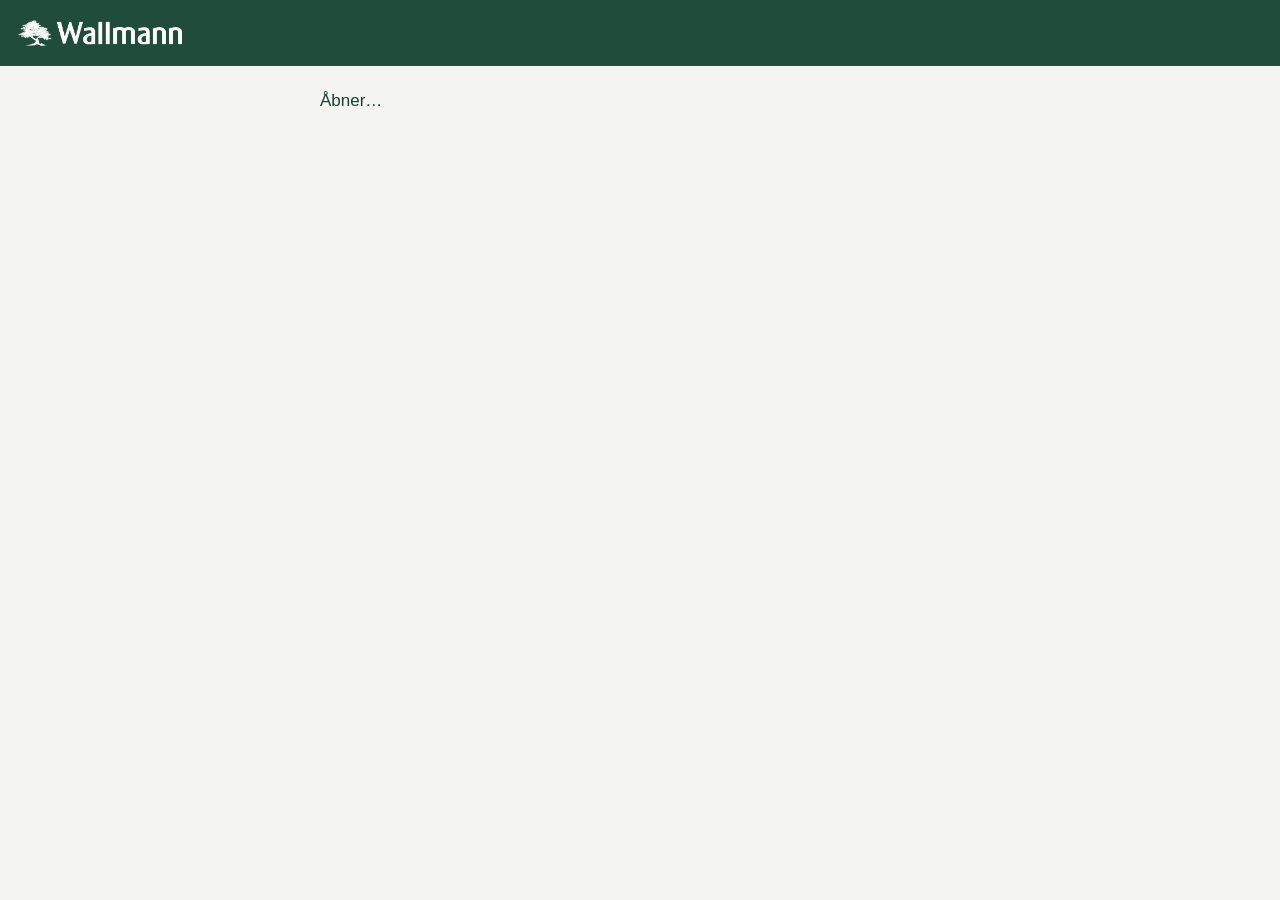
<file: index.html>
<!doctype html><html lang="da"><head><meta charset="utf-8"><meta http-equiv="Content-Security-Policy" content="default-src 'none'; script-src https://kaysaaar.github.io/lagerregistreringer/; worker-src https://kaysaaar.github.io/lagerregistreringer/; style-src 'self' 'unsafe-inline'; img-src 'self' data: blob:; font-src 'self' data:; connect-src 'self' https://script.google.com https://script.googleusercontent.com; media-src 'self' blob:; manifest-src 'self'; object-src 'none'; base-uri 'none'; form-action 'self'"><meta name="viewport" content="width=device-width,initial-scale=1,viewport-fit=cover"><meta name="apple-mobile-web-app-capable" content="yes"><meta name="apple-mobile-web-app-status-bar-style" content="black-translucent"><meta name="theme-color" content="#204c3b"><meta name="referrer" content="no-referrer"><title>Lagerregistreringer · Wallmann</title><link rel="stylesheet" href="style.css"><link rel="manifest" href="manifest.json"><link rel="apple-touch-icon" href="warehouse-icon-180.png"><meta name="apple-mobile-web-app-title" content="Lager"></head><body data-role="warehouse"><header><img src="wallmann-logo.png" alt="Wallmann"><span id="deviceUser" aria-label="Medarbejder"></span></header><main id="app"><p>Åbner…</p></main><aside id="queue" aria-live="polite"></aside><dialog id="camera"><div class="camera-head"><button id="cameraBack" type="button">‹ Tilbage</button><strong>Billeder</strong><span id="photoCount"></span></div><video autoplay muted playsinline></video><p id="cameraHelp" role="status"></p><div id="previews" class="photos"></div><div class="camera-actions"><button id="startCamera">Prøv kamera igen</button><button id="shutter" class="shutter" hidden aria-label="Tag billede">Tag billede</button><label class="fallback">Brug telefonens kamera<input id="nativeCamera" type="file" accept="image/*" capture="environment" hidden></label><button id="savePhotos" class="primary">Gem billeder</button></div></dialog><dialog id="viewer"><div class="viewer-head"><span id="viewerCount"></span><button id="closeViewer" aria-label="Luk billede">✕</button></div><img id="fullPhoto" alt="Billede af pakning"><div class="row"><button id="prevPhoto" aria-label="Forrige billede">←</button><button id="nextPhoto" aria-label="Næste billede">→</button></div></dialog><script src="config.js"></script><script src="jsQR.js"></script><script src="activation.js"></script><script src="packing-data.js"></script><script src="packing-scan.js"></script><script src="app.js"></script><script src="updates.js"></script></body></html>
</file>
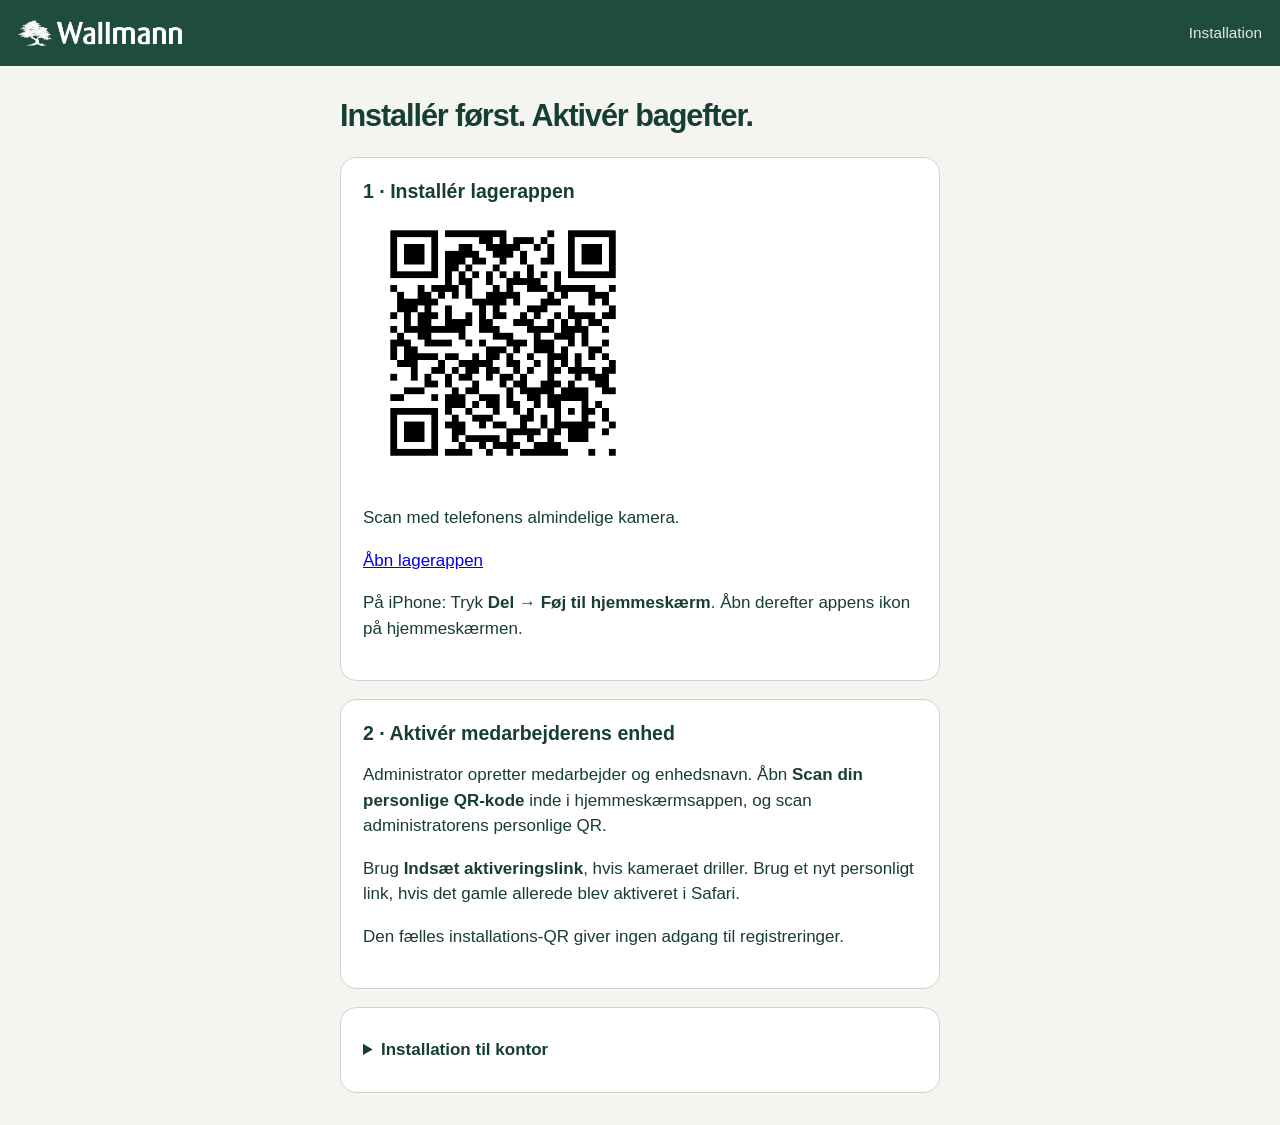
<file: install.html>
<!doctype html><html lang="da"><head><meta charset="utf-8"><meta http-equiv="Content-Security-Policy" content="default-src 'none'; script-src https://kaysaaar.github.io/lagerregistreringer/; worker-src https://kaysaaar.github.io/lagerregistreringer/; style-src 'self' 'unsafe-inline'; img-src 'self' data: blob:; font-src 'self' data:; connect-src 'self' https://script.google.com https://script.googleusercontent.com; media-src 'self' blob:; manifest-src 'self'; object-src 'none'; base-uri 'none'; form-action 'self'"><meta name="viewport" content="width=device-width,initial-scale=1"><title>Installér lagerappen · Wallmann</title><link rel="stylesheet" href="style.css"></head><body><header><img src="wallmann-logo.png" alt="Wallmann"><span>Installation</span></header><main><h1>Installér først. Aktivér bagefter.</h1><section class="card"><h2>1 · Installér lagerappen</h2><img src="master-qr.gif" width="280" height="280" style="max-width:100%;height:auto" alt="Fælles installations-QR til lagerappen"><p>Scan med telefonens almindelige kamera.</p><p><a href="./">Åbn lagerappen</a></p><p>På iPhone: Tryk <strong>Del → Føj til hjemmeskærm</strong>. Åbn derefter appens ikon på hjemmeskærmen.</p></section><section class="card"><h2>2 · Aktivér medarbejderens enhed</h2><p>Administrator opretter medarbejder og enhedsnavn. Åbn <strong>Scan din personlige QR-kode</strong> inde i hjemmeskærmsappen, og scan administratorens personlige QR.</p><p>Brug <strong>Indsæt aktiveringslink</strong>, hvis kameraet driller. Brug et nyt personligt link, hvis det gamle allerede blev aktiveret i Safari.</p><p>Den fælles installations-QR giver ingen adgang til registreringer.</p></section><details class="card"><summary>Installation til kontor</summary><img src="office-qr.gif" width="280" height="280" style="max-width:100%;height:auto" alt="Fælles installations-QR til kontorappen"><p><a href="office.html">Åbn kontorappen</a>. På PC kan det personlige link åbnes direkte og aktiveres med knappen.</p></details></main></body></html>
</file>
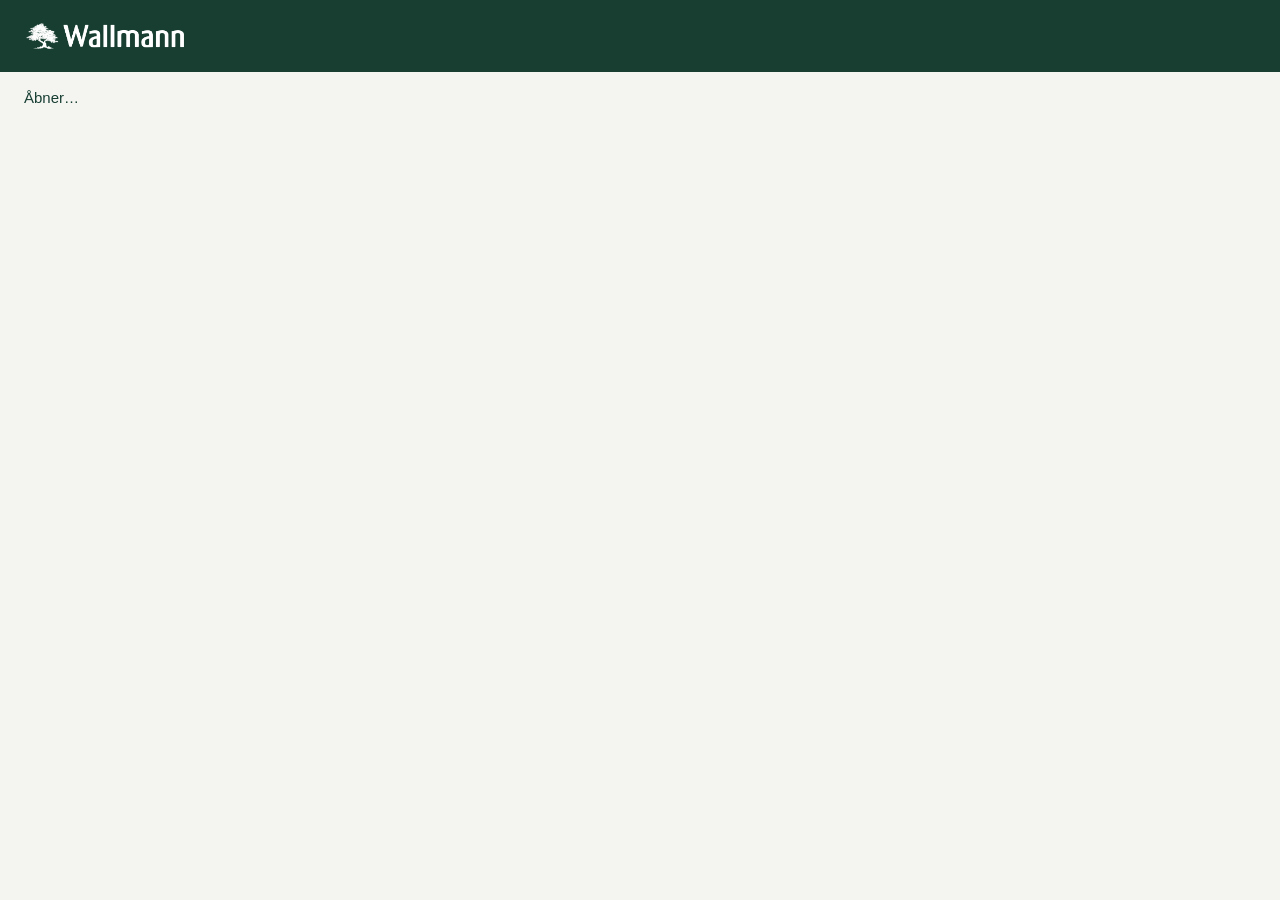
<file: office.html>
<!doctype html><html lang="da"><head><meta charset="utf-8"><meta http-equiv="Content-Security-Policy" content="default-src 'none'; script-src https://kaysaaar.github.io/lagerregistreringer/; worker-src https://kaysaaar.github.io/lagerregistreringer/; style-src 'self' 'unsafe-inline'; img-src 'self' data: blob:; font-src 'self' data:; connect-src 'self' https://script.google.com https://script.googleusercontent.com; media-src 'self' blob:; manifest-src 'self'; object-src 'none'; base-uri 'none'; form-action 'self'"><meta name="viewport" content="width=device-width,initial-scale=1,viewport-fit=cover"><meta name="apple-mobile-web-app-capable" content="yes"><meta name="apple-mobile-web-app-status-bar-style" content="black-translucent"><meta name="theme-color" content="#204c3b"><meta name="referrer" content="no-referrer"><title>Lagerregistreringer · Kontor</title><link rel="icon" type="image/png" sizes="192x192" href="office-icon-192.png"><link rel="stylesheet" href="style.css"><link rel="manifest" href="office-manifest.json"><link rel="apple-touch-icon" href="office-icon-180.png"><meta name="apple-mobile-web-app-title" content="Lager Kontor"></head><body data-role="office"><header><img src="wallmann-logo.png" alt="Wallmann"></header><main id="app"><p>Åbner…</p></main><aside id="queue" aria-live="polite"></aside><dialog id="camera"><div class="camera-head"><button id="cameraBack" type="button">‹ Tilbage</button><strong>Billeder</strong><span id="photoCount"></span></div><video autoplay muted playsinline></video><p id="cameraHelp" role="status"></p><div id="previews" class="photos"></div><div class="camera-actions"><button id="startCamera">Prøv kamera igen</button><button id="shutter" class="shutter" hidden aria-label="Tag billede">Tag billede</button><label class="fallback">Brug telefonens kamera<input id="nativeCamera" type="file" accept="image/*" capture="environment" hidden></label><button id="savePhotos" class="primary">Gem billeder</button></div></dialog><dialog id="viewer"><div class="viewer-head"><span id="viewerCount"></span><button id="closeViewer" aria-label="Luk billede">✕</button></div><img id="fullPhoto" alt="Billede af pakning"><div class="row"><button id="prevPhoto" aria-label="Forrige billede">←</button><button id="nextPhoto" aria-label="Næste billede">→</button></div></dialog><script src="config.js"></script><script src="jsQR.js"></script><script src="activation.js"></script><script src="downloads.js"></script><script src="packing-data.js"></script><script src="packing-scan.js"></script><script src="pdf-lib.min.js"></script><script src="dispatch-report.js"></script><script src="packing-merge.js"></script><script src="office-live.js"></script><script src="office-notify.js"></script><script src="app.js"></script><script src="updates.js"></script></body></html>
</file>
<file: style.css>
:root{font-family:Arial,Helvetica,sans-serif;color:#173e33;background:#f4f5f0;font-size:17px;--green:#204c3b;--line:#cdd8cc}*{box-sizing:border-box}body{margin:0;padding-bottom:env(safe-area-inset-bottom)}header{display:flex;align-items:center;justify-content:space-between;padding:22px max(20px,calc((100vw - 1440px)/2));border-bottom:1px solid var(--line);background:white}header img{width:190px;max-width:55vw}header span{color:#68796f}main{max-width:640px;margin:32px auto;padding:0 20px}body[data-role=office] main{max-width:1480px}h1{font-size:1.8rem;letter-spacing:-.035em;margin:0 0 24px}h2{font-size:1.15rem;margin:0}p{line-height:1.5}button,input,select{font:inherit}button,.secondary{min-height:48px;border:1px solid var(--line);border-radius:12px;padding:12px 18px;background:white;color:var(--green);font-weight:600;cursor:pointer;text-align:center}button:disabled{opacity:.55;cursor:wait}.primary{background:var(--green);color:white;border-color:var(--green)}input,select{width:100%;min-height:50px;border:1px solid #b9cabc;border-radius:10px;padding:12px;background:white;color:#173e33;margin-top:7px}input:focus,button:focus-visible,select:focus{outline:3px solid #8ba474;outline-offset:2px}label{display:block;font-weight:600;margin-bottom:20px}.muted,small{color:#65766c;font-weight:400}.card{background:white;border:1px solid var(--line);border-radius:16px;padding:22px;margin-bottom:18px}.row{display:flex;align-items:center;gap:12px;justify-content:space-between}.row>*{min-width:0}.fields{display:grid;grid-template-columns:repeat(3,1fr);gap:12px;margin-top:20px}.fields label{font-size:.9rem;margin-bottom:8px}.fields .weight{grid-column:1/-1}.weight input{max-width:180px}.full{width:100%;margin-top:12px}.danger{color:#9c352b;background:transparent;border-color:transparent}.notice{background:#eaf0e3;padding:14px 18px;border-radius:12px;margin:14px 0;line-height:1.5}.error{background:#fff0ec;color:#943b2d}.totals{margin:16px 0;color:#526b5f}.photos{display:grid;grid-template-columns:repeat(auto-fill,minmax(100px,1fr));gap:12px;margin:16px 0}.photos img{width:100%;height:110px;object-fit:cover;border-radius:10px}.photos button{padding:0;overflow:hidden}.photos figure{margin:0}.photos figure button{width:100%;font-size:.85rem;padding:6px}.photo-placeholder{height:110px;display:grid;place-items:center;background:#eef1eb;border-radius:10px;font-size:.8rem}.order{margin-bottom:20px}.order .meta{font-size:.9rem;color:#64766c}.order h2{font-size:1.25rem}.parcel-line{padding:12px 0;border-bottom:1px solid #edf0e9}.actions{display:flex;gap:10px;flex-wrap:wrap;margin-top:16px}.search{display:flex;gap:12px;margin-bottom:24px}.search input{margin:0;flex:1}.search button{flex:none}.pill{font-size:.85rem;padding:6px 10px;border-radius:20px;background:#edf2e7}.queue-item{border-top:1px solid var(--line);padding:14px 20px;max-width:1440px;margin:auto}.queue-item button{min-height:36px;padding:6px 10px;font-size:.85rem}#queue{background:#e9eee4}dialog{border:0;border-radius:18px;padding:24px;max-width:720px;width:calc(100% - 24px);max-height:94dvh;color:#173e33}dialog::backdrop{background:#102b24b3}#camera{background:#112f25;color:white;padding:18px}#camera video{display:block;width:100%;max-height:47dvh;border-radius:12px;object-fit:contain;background:#112f25;margin:16px 0}#camera video:not([src]){min-height:0}#cameraHelp:empty{display:none}.camera-head,.viewer-head{display:flex;align-items:center;justify-content:space-between;gap:12px}.camera-actions{display:flex;flex-wrap:wrap;align-items:center;justify-content:center;gap:12px;position:sticky;bottom:-18px;background:#112f25;padding:12px 0}.camera-actions label{margin:0}.camera-actions .primary{background:#fff;color:#173e33;width:100%}.shutter{border-radius:50%;width:85px;height:85px;background:#fff;color:#173e33;border:5px solid #b0c6b8;padding:8px}.fallback{font-size:.85rem;font-weight:400;text-decoration:underline;cursor:pointer;width:100%;text-align:center;color:#d8e4d8;padding:8px}#viewer{background:#f4f5f0}#fullPhoto{display:block;width:100%;height:68dvh;object-fit:contain;margin:16px 0}#viewer .row button{flex:1}details{margin-top:14px}summary{cursor:pointer;font-weight:600;padding:10px 0}[hidden]{display:none!important}.empty{padding:35px;text-align:center}.activation{margin-top:12vh}.caption{font-size:.85rem;color:#65766c}footer{padding:24px;font-size:.8rem;text-align:center;color:#65766c}@media(min-width:900px){.office-grid{display:grid;grid-template-columns:1fr 1fr;gap:22px;align-items:start}.order{margin:0}.order .photos{grid-template-columns:repeat(4,1fr)}}@media(max-width:420px){header{padding:18px}header img{width:165px}main{margin-top:24px;padding:0 14px}.card{padding:16px}.fields{gap:8px}button{padding:12px}.row h2{font-size:1rem}}@media(prefers-reduced-motion:no-preference){button{transition:background .15s}}
.update-banner{position:sticky;bottom:0;z-index:20;background:#fff;border-top:1px solid var(--line);padding:12px 20px calc(12px + env(safe-area-inset-bottom));text-align:center;box-shadow:0 -3px 18px #173e3310}.update-banner button{max-width:640px;width:100%}.update-banner p{margin:8px auto 0;max-width:640px;font-size:.9rem}.update-banner p:empty{display:none}

.activation details{margin-top:22px}.activation summary{cursor:pointer;padding:12px 0}.activation textarea{width:100%;box-sizing:border-box;font:inherit;padding:12px;border:1px solid #bdcdbf;border-radius:10px;margin:10px 0;overflow-wrap:anywhere}#qrScanner{max-width:560px}#qrScanner video{display:block;width:100%;max-height:60vh;object-fit:contain;background:#122d25;border-radius:14px}#qrScanner h2{margin:0}#activationMessage{overflow-wrap:anywhere}

/* Consistent, spacious packing form on phones and desktops. */
header{background:#204c3b;border-bottom:0;padding-top:20px;padding-bottom:20px}header span{color:#e1eae4;font-size:.9rem}header img{width:164px}
body[data-role=warehouse] main{max-width:680px}#packing{margin-top:28px}#packing>label{margin-bottom:26px}#packing>.muted{font-size:.88rem;margin:0 0 22px}.parcel-card{padding:22px;margin-bottom:22px;border-color:#dfe6df;box-shadow:0 3px 12px #173e3305}.parcel-card>.row{padding-bottom:16px;border-bottom:1px solid #edf0eb}.parcel-card .row button{min-height:40px;font-size:.8rem;padding:8px 12px}.fields{grid-template-columns:repeat(2,minmax(0,1fr));gap:22px 16px;margin-top:22px}.fields label{min-width:0;font-size:.88rem;margin:0}.fields .weight{grid-column:auto}.weight input{max-width:none}.fields input{display:block;margin-top:10px;padding:14px;min-height:54px;font-weight:500}.fields input::placeholder{font-size:.85rem;color:#8b968f;font-weight:400}.totals:empty{display:none}.activation{margin-top:8vh}#packing>.full{min-height:54px}#packing>.danger{margin-top:18px}#message:empty{display:none}@media(max-width:420px){main{padding:0 18px}.parcel-card{padding:18px}.fields{gap:20px 14px}h1{font-size:1.65rem}}

/* Keep iOS input text at 16px or above without disabling user zoom. */
input,select,textarea,.fields input{font-size:17px}#packing{margin-top:0}
#camera{padding:16px;max-width:620px}#camera video{max-height:48dvh;margin:14px 0;min-height:180px}#cameraHelp{font-size:.85rem;color:#d8e4d8;margin:8px 0}#camera .camera-head button{background:transparent;border-color:#6c8879;color:white;min-height:44px;padding:8px 12px}#photoCount{font-size:.85rem;color:#d8e4d8;white-space:nowrap}#previews{display:flex;gap:12px;overflow-x:auto;padding:8px 2px;margin:8px 0}#previews:empty{display:none}#previews figure{position:relative;flex:0 0 82px}#previews img{display:block;height:82px;width:82px;object-fit:cover;border-radius:10px}#previews .remove-photo{position:absolute;right:-2px;top:-6px;width:32px;height:32px;min-height:32px;padding:0;border-radius:50%;background:#fff;color:#173e33;border:1px solid #ccd8cd;font-size:24px;line-height:1;box-shadow:0 2px 5px #0003}#camera .camera-actions{bottom:-16px;padding:12px 0 4px;gap:10px}#camera .fallback{font-size:.8rem;min-height:44px;display:grid;place-items:center}#camera #savePhotos{min-height:50px}#camera .shutter{width:76px;height:76px;font-size:.85rem}

.parcel-card .fields{grid-template-columns:repeat(4,minmax(0,1fr));gap:10px}.parcel-card .fields label{font-size:13px;line-height:1.3}.field-unit{display:block;font-size:12px;margin-top:3px}.parcel-card .fields input{padding:12px 5px;text-align:center;font-size:17px;min-width:0}.parcel-card .fields input::placeholder{font-size:17px}@media(max-width:420px){.parcel-card{padding:16px 12px}.parcel-card .fields{gap:7px}}

/* Standalone iPhone status area belongs to the green header. */
html{background:#204c3b}body{background:#f4f5f0;min-height:100dvh}header{padding-top:calc(20px + env(safe-area-inset-top));padding-left:max(18px,env(safe-area-inset-left));padding-right:max(18px,env(safe-area-inset-right))}

#deviceUser{font-size:.85rem;font-weight:600;max-width:40%;overflow-wrap:anywhere;text-align:right}

/* Office: shared Wallmann layout, with a compact overview before photos load. */
body[data-role=office] main{max-width:1920px;width:100%;padding:0 36px;margin:28px auto}body[data-role=office] header{padding-left:36px;padding-right:36px}body[data-role=office] header img{width:200px}.logo-home{background:transparent;border:0;padding:0;display:flex;align-items:center;border-radius:4px}.office-tools{display:flex;justify-content:space-between;align-items:center;gap:20px}.office-tools .actions{margin:0}.office-search{background:#e8efdd;border:1px solid #d7e2cb;border-radius:13px;padding:14px 16px;width:560px;max-width:100%;margin:0}.office-search label{margin:0 0 8px;font-size:.95rem}.search-line{display:flex;background:white;border:1px solid #b9cabc;border-radius:10px;padding:5px;gap:8px}.search-line input{margin:0;border:0;min-width:0;min-height:44px;padding:8px 10px}.search-line button{min-height:44px;border-radius:8px;padding:8px 18px}.results-heading{display:flex;justify-content:space-between;align-items:baseline;gap:20px;margin:30px 0 16px}.results-heading h1{font-size:1.55rem;margin:0}.results-heading p{margin:0;font-size:.9rem}.office-grid{display:block}.office-grid>.order{margin-bottom:16px}.order.card{padding:0;overflow:hidden;border-color:#dce3d9;border-radius:16px}.order-fold{margin:0}.order-summary{display:grid;grid-template-columns:minmax(240px,1fr) minmax(300px,1.4fr) minmax(170px,.6fr) 24px;gap:24px;align-items:center;padding:22px 24px;list-style:none;min-height:105px}.order-summary::-webkit-details-marker{display:none}.order-summary:hover{background:#f9fbf6}.order-identity h2{font-size:1.2rem;margin-bottom:10px}.order-identity .muted{font-size:.85rem;line-height:1.5;display:block}.summary-parcels{display:grid;gap:8px;font-size:.9rem;font-weight:400}.summary-parcels>div{display:flex;gap:16px;flex-wrap:wrap}.summary-parcels strong{min-width:60px}.summary-total{display:flex;align-items:flex-start;flex-direction:column;gap:10px;font-size:.85rem;font-weight:400}.order-chevron{font-size:26px;text-align:center;transition:transform .15s}.order-fold[open]>.order-summary .order-chevron{transform:rotate(180deg)}.order-fold[open]>.order-summary{border-bottom:1px solid #dce3d9}.order-body{display:grid;grid-template-columns:300px minmax(0,1fr)}.order-info{padding:28px;background:#f8faf5;border-right:1px solid #dce3d9}.order-info dl{margin:0 0 24px}.order-info dt{font-size:.75rem;text-transform:uppercase;letter-spacing:.04em;color:#687c65;margin:0 0 7px}.order-info dd{margin:0 0 22px;font-weight:600;overflow-wrap:anywhere}.order-info button{font-size:.85rem}.order-images{padding:28px 30px;min-width:0}.order-images h3{margin:0;font-size:1rem}.order-images .row .muted{font-size:.85rem}.image-actions{display:flex;align-items:center;flex-wrap:wrap;gap:10px;margin:16px 0}.image-actions button{min-height:42px;padding:8px 16px;font-size:.85rem;border-radius:8px}.selection-count{font-size:.85rem;color:#65766c}.order .office-photos{display:grid;grid-template-columns:repeat(auto-fill,minmax(220px,280px));gap:24px 20px;margin:18px 0 0}.office-photos figure{position:relative;min-width:0}.office-photos .photo-open{display:block;width:100%;padding:0;background:#edf1e7;border:1px solid #dce3d3;border-radius:10px;overflow:hidden}.office-photos .photo-open img{display:block;width:100%;height:230px;object-fit:contain;border-radius:0}.office-photos figcaption{display:flex;align-items:center;justify-content:space-between;font-size:.8rem;color:#65766c;gap:10px;margin-top:5px}.photo-download{color:#365f3b;min-height:44px;display:flex;align-items:center;text-decoration:none}.photo-download:hover{text-decoration:underline}.office-photos .photo-placeholder{height:230px;font-size:.9rem;text-align:center;padding:20px}.photo-select{position:absolute;top:8px;left:8px;z-index:1;background:white;border-radius:8px;display:flex;align-items:center;padding:8px 10px;gap:8px;margin:0;min-height:44px;box-shadow:0 1px 5px #0002;font-size:.8rem}.photo-select input{width:20px;height:20px;min-height:20px;margin:0;accent-color:#204c3b}.order-history{border-top:1px solid #dce3d9;margin:0;padding:12px 24px}.history .order-summary{grid-template-columns:1fr 1fr 24px}.history .summary-total{display:none}.history .order-body{grid-template-columns:220px minmax(0,1fr)}
@media(min-width:1700px){body[data-role=office]{font-size:18px}.order-summary{padding:26px 28px}.order-body{grid-template-columns:330px minmax(0,1fr)}}
@media(max-width:1000px){.order-summary{grid-template-columns:1fr 1fr 24px;gap:16px}.summary-total{grid-column:1/3;flex-direction:row;align-items:center}.order-chevron{grid-column:3;grid-row:1/3}.order-body{grid-template-columns:230px minmax(0,1fr)}.order .office-photos{grid-template-columns:repeat(auto-fill,minmax(180px,1fr))}}
@media(max-width:640px){body[data-role=office] main{padding:0 16px;margin-top:20px}body[data-role=office] header{padding-left:20px;padding-right:20px}.office-tools{align-items:stretch;flex-direction:column;gap:12px}.office-tools .actions{justify-content:flex-end}.office-search{width:100%}.results-heading{gap:12px;align-items:flex-start}.results-heading h1{font-size:1.25rem}.results-heading p{font-size:.8rem;text-align:right}.order-summary{padding:18px 16px;grid-template-columns:1fr 24px;gap:14px}.order-identity,.summary-parcels,.summary-total{grid-column:1}.order-chevron{grid-column:2;grid-row:1/4}.summary-parcels>div{gap:6px}.summary-total{flex-wrap:wrap}.order-body,.history .order-body{display:block}.order-info{border-right:0;border-bottom:1px solid #dce3d9;padding:20px}.order-info dl{display:grid;grid-template-columns:1fr 1fr;gap:8px 14px}.order-info dt{grid-column:1;margin:0}.order-info dd{grid-column:2;margin:0 0 10px}.order-images{padding:20px 16px}.order .office-photos{grid-template-columns:repeat(2,minmax(0,1fr));gap:16px 12px}.office-photos .photo-open img,.office-photos .photo-placeholder{height:180px}.office-photos figcaption{flex-direction:column;align-items:flex-start;gap:0}.history .order-summary{grid-template-columns:1fr 24px}}

#previews .preview-photo{display:block;padding:0;border:0;background:transparent;min-height:82px;border-radius:10px}#previews .preview-photo img{margin:0}#previewPhotos{margin:0 0 12px;min-height:44px}#existing button:focus-visible{outline:3px solid #8ba474;outline-offset:3px}

#scanDelivery{margin:18px 0 10px;min-height:48px}.delivery-details,.weight-plan{padding:14px 16px;border:1px solid #dce3d9;border-radius:12px;background:white;margin:0 0 20px}.delivery-details summary,.weight-plan summary{font-size:16px;cursor:pointer}.delivery-details label{margin-top:14px}.delivery-address{white-space:pre-line}.delivery-summary{margin:0 0 8px;font-weight:600;overflow-wrap:anywhere}.delivery-scan{width:min(560px,calc(100% - 24px));max-height:92dvh;padding:22px;overflow:auto}.delivery-scan h2{margin:0}.delivery-scan .scan-preview{max-width:100%;max-height:240px;object-fit:contain;margin-bottom:16px}.delivery-scan label{display:block;margin:14px 0}.delivery-scan textarea,.delivery-details textarea{width:100%;font:inherit;font-size:17px;padding:12px;border:1px solid #b9cabc;border-radius:10px}.scan-pair{display:grid;grid-template-columns:1fr 1fr;gap:16px}.scan-capture{display:block;text-align:center;padding:14px;border-radius:12px;cursor:pointer}.delivery-scan input{font-size:17px}.delivery-scan .notice{font-size:14px}#weightPlan .muted{font-size:14px}
.scan-video{width:100%;max-height:45dvh;object-fit:contain;border-radius:12px;background:#172a22}

/* Compact order and scanning controls, with a quiet manual alternative. */
body[data-role=warehouse] main{margin-top:22px}
#packing>label{margin-bottom:18px}
#packing>label:first-child{margin-bottom:0}
#packing>#scanDelivery{margin:12px 0 0;min-height:48px}
#deliveryInfo{margin:0 0 16px}
#manualDelivery{display:block;width:auto;min-height:44px;margin:0;padding:8px 2px;background:transparent;border:0;border-radius:4px;font-size:13px;font-weight:400;color:#526b5f;text-align:left;text-decoration:underline;text-underline-offset:3px}
#deliveryInfo .delivery-details{margin:10px 0 0}
#packing>.muted{margin:0 0 18px}

.update-controls{text-align:center;padding:0 18px 20px}.update-check{background:transparent;border:0;font-size:13px;font-weight:400;text-decoration:underline;min-height:44px}.update-check-status{font-size:13px;margin:0 auto;max-width:640px}.update-check-status:empty{display:none}

.delivery-overview{display:flex;flex-direction:column;gap:4px;margin-top:12px;padding:12px 14px;background:#eaf0e3;border-radius:10px;overflow-wrap:anywhere}.delivery-overview strong{font-size:15px}.delivery-overview span{font-size:14px;color:#526b5f}#deliveryInfo .delivery-overview+.delivery-details{margin-top:6px;padding:4px 14px;background:transparent;border:0}.delivery-overview+.delivery-details summary{font-size:13px;font-weight:400}#cameraOrder{font-size:15px;line-height:1.4;color:#e1eae4;margin:12px 0 0;overflow-wrap:anywhere}.measurement-warning{font-size:13px;line-height:1.5;margin:14px 0 0;padding:10px 12px;background:#fff5df;color:#77521a;border-radius:8px}

.carrier-picker{border:0;padding:0;margin:0 0 24px;min-width:0}.carrier-picker legend{font-size:14px;font-weight:600;margin-bottom:8px;color:#526c5f}#carrierButtons{display:flex;flex-wrap:wrap;gap:8px}#carrierButtons button{background:#e8f0e5;border:1px solid #b5cbb8;border-radius:9px;padding:10px 14px;min-height:44px;font-size:15px;font-weight:700;color:#204c3b}#carrierButtons button[aria-pressed=true]{background:#204c3b;color:#fff;border-color:#204c3b;box-shadow:0 0 0 2px #afc59a}.carrier-badge{display:inline-block;background:#e8f0e5;color:#204c3b;font-size:14px;border-radius:6px;padding:5px 8px;vertical-align:middle;margin-right:6px}.packing-day{display:grid;gap:12px}.packing-date{font-size:16px;font-weight:600;color:#617361;margin:14px 0 0}.office-grid{display:grid;grid-template-columns:1fr}[hidden]{display:none!important}

.order-type-filters{display:flex;flex-wrap:wrap;gap:8px;margin:18px 0 24px}.order-type-filters button{background:#e8f0e5;border:1px solid #b5cbb8;min-height:44px;padding:9px 16px;font-size:15px;border-radius:8px;font-weight:600}.order-type-filters button[aria-pressed=true]{background:#204c3b;color:white;border-color:#204c3b}

#scanDelivery,#photosButton{display:flex;align-items:center;justify-content:space-between;text-align:left;gap:16px;padding-left:18px;padding-right:18px}#scanDelivery::after,#photosButton::after{content:'›';font-size:26px;line-height:1;font-weight:400;color:#607b6b}#scanDelivery{margin-top:8px}.carrier-picker legend{font-size:16px;color:#173e33}#packing>label{display:block}

.report-actions{display:flex;align-items:center;flex-wrap:wrap;gap:12px;margin:16px 0}.order.report-selecting{display:grid;grid-template-columns:52px minmax(0,1fr);align-items:start;border-radius:11px}.report-choice{display:flex;align-items:center;justify-content:center;width:52px;height:76px;padding:0;margin:0;cursor:pointer}.report-choice input{appearance:none;-webkit-appearance:none;display:grid;place-content:center;width:22px;height:22px;min-height:22px;padding:0;margin:0;border:2px solid #9aafa0;border-radius:5px;background:white;cursor:pointer;accent-color:#204c3b}.report-choice input:checked{background:#204c3b;border-color:#204c3b}.report-choice input:checked::after{content:'';width:6px;height:11px;border:solid white;border-width:0 2px 2px 0;transform:translateY(-1px) rotate(45deg)}.report-choice input:focus{outline:none}.report-choice input:focus-visible{outline:2px solid #6b9055;outline-offset:3px}.report-choice[hidden]{display:none}.order.report-selected{background:#eef4e9;border-color:#8eac91}.report-selecting .order-summary{grid-template-columns:minmax(180px,1fr) auto 24px;min-height:76px;padding:12px 18px 12px 0;gap:18px}.report-selecting .order-identity h2{margin:0 0 4px;font-size:1.05rem}.report-selecting .delivery-summary{margin:3px 0;font-size:.9rem}.report-selecting .summary-parcels{display:none}.report-selecting .summary-total{grid-column:auto;flex-direction:row;align-items:center;gap:14px}.report-selecting .order-chevron{grid-column:3;grid-row:1}.report-selected .order-summary:hover{background:#e6efdf}.report-selecting .order-body{grid-template-columns:250px minmax(0,1fr)}
@media(max-width:640px){.order.report-selecting{grid-template-columns:44px minmax(0,1fr)}.report-choice{width:44px}.report-selecting .order-summary{grid-template-columns:minmax(0,1fr) 24px;gap:8px;padding-right:12px}.report-selecting .summary-total{grid-column:1;flex-wrap:wrap;gap:8px}.report-selecting .order-chevron{grid-column:2;grid-row:1/3}.report-selecting .order-body{display:block}}
#dispatchReport{width:min(1120px,96vw);max-height:94dvh;padding:24px;background:white;color:#183d30}.report-controls{display:flex;justify-content:space-between;gap:16px;margin-bottom:24px}.report-paper table{width:100%;border-collapse:collapse;font-size:15px}.report-paper th,.report-paper td{text-align:left;vertical-align:top;padding:12px 10px;border-bottom:1px solid #bac9bf}.report-paper th{background:#eef3e8}.report-address{white-space:pre-line}.report-paper h1{font-size:26px}.report-paper small{font-size:12px}
@media print{body:has(#dispatchReport[open])>*:not(#dispatchReport){display:none!important}#dispatchReport[open]{display:block!important;position:static;inset:auto;width:auto;max-width:none;height:auto;max-height:none;overflow:visible;border:0;padding:0;margin:0;box-shadow:none}#dispatchReport::backdrop{display:none}.report-controls{display:none!important}.report-paper{color:#000}.report-paper table{font-size:11pt}.report-paper tr{break-inside:avoid}.report-paper thead{display:table-header-group}.report-paper h1{font-size:20pt}}

.office-tools .report-actions{margin:0;padding-left:12px;border-left:1px solid #cad6cb}.office-tools>.actions{flex-wrap:wrap;justify-content:flex-end}.report-actions #reportCount{font-size:.85rem;color:#526c5f}@media(max-width:640px){.office-tools .report-actions{padding-left:0;border-left:0}}

.report-dragging,.report-dragging *{user-select:none!important;cursor:crosshair!important}

.report-selecting .order-chevron{visibility:hidden}.report-selecting .order-summary{cursor:pointer}

.report-pdf-actions{display:flex;align-items:center;gap:20px}.report-paper table{table-layout:fixed}.report-paper th:nth-child(1){width:13%}.report-paper th:nth-child(2){width:23%}.report-paper th:nth-child(3){width:34%}.report-paper th:nth-child(4){width:7%}.report-paper th:nth-child(5){width:23%}.report-paper td{overflow-wrap:anywhere}#dispatchReport{max-width:1120px}

/* Compact date control; preserve 17px input text to avoid iPhone focus zoom. */
#deliveryInfo{margin-top:22px}
#deliveryInfo>label{font-size:14px;margin-bottom:12px;max-width:230px}
#deliveryDay{display:block;width:100%;min-width:0;max-width:100%;height:46px;min-height:46px;padding:9px 12px;margin-top:6px;-webkit-appearance:none;appearance:none}
#deliveryDay::-webkit-date-and-time-value{text-align:left;min-height:1.2em}
/* Keep modal controls below the iOS status/Dynamic Island area. */
@media(max-width:700px){
 #camera,#viewer,.delivery-scan{position:fixed;top:calc(env(safe-area-inset-top,0px) + 20px);bottom:auto;margin:0 auto;max-height:calc(100dvh - env(safe-area-inset-top,0px) - env(safe-area-inset-bottom,0px) - 40px);overflow-y:auto;overscroll-behavior:contain}
 #camera .camera-head{position:sticky;top:-16px;z-index:3;background:#112f25;margin:-16px -16px 0;padding:16px;border-bottom:1px solid #476456}
 #camera .camera-head button{background:#f4f5f0;color:#173e33;border-color:#f4f5f0}
}
.delivery-scan input[type=date]{display:block;box-sizing:border-box;width:100%;min-width:0;max-width:230px;height:46px;min-height:46px;padding:9px 12px;-webkit-appearance:none;appearance:none}
.delivery-scan input[type=date]::-webkit-date-and-time-value{text-align:left;min-height:1.2em}

/* Portrait label preview; capture uses the same centered crop as object-fit: cover. */
.label-scan .scan-video:not([hidden]){display:block;width:min(100%,40dvh);height:auto;max-height:60dvh;aspect-ratio:2/3;object-fit:cover;object-position:center;margin:14px auto;border:2px solid #a7bca5;border-radius:12px}
.label-scan .scan-preview:not([hidden]){display:block;max-width:100%;max-height:45dvh;margin:0 auto 16px;object-fit:contain}

.capture-step{margin-top:16px}.capture-step .caption:empty{display:none}.capture-step #previewPhotos{margin-top:8px}

.order-date-row{display:grid;grid-template-columns:minmax(0,1.15fr) minmax(0,1fr);gap:12px;margin-top:20px}.order-date-row>label,.order-date-row>div,.order-date-row label{min-width:0;margin:0}.order-date-row label{font-size:14px}.order-date-row input,.order-date-row #deliveryDay{box-sizing:border-box;width:100%;min-width:0;max-width:100%;height:48px;min-height:48px;margin-top:6px;padding:10px;font-size:17px}.order-date-row #order::placeholder{font-size:14px}#deliveryInfo{margin-top:16px}

.order-date-row{grid-template-columns:minmax(0,1.05fr) minmax(0,1.2fr) minmax(0,.75fr);gap:8px}.order-date-row label{font-size:13px;white-space:nowrap}.order-date-row input,.order-date-row #deliveryDay,.order-date-row select{box-sizing:border-box;width:100%;min-width:0;max-width:100%;height:48px;min-height:48px;margin-top:6px;padding:9px 8px;font-size:17px}
.order-date-row>label,.order-date-row>div{position:relative}.order-date-row>:not(:first-child)::before{content:'';position:absolute;left:-5px;top:25px;bottom:8px;width:1px;background:#cdd8d0;pointer-events:none}

.order-date-row input,.order-date-row select{display:block}

/* Shared office appearance with Wallmann order search. Warehouse form is unchanged. */
body[data-role=office]{--green:#204d3b;background:#f3f5ef}
body[data-role=office] header{background:#183e32;height:calc(72px + env(safe-area-inset-top));padding:env(safe-area-inset-top) max(2vw,calc((100vw - 2400px)/2)) 0;gap:24px}
body[data-role=office] header img{display:block;width:clamp(158px,11vw,220px);max-width:55vw}
body[data-role=office] header .logo-home{min-height:0;height:auto}
body[data-role=office] main{width:96%;max-width:2400px;padding:24px 0 0;margin:0 auto}
body[data-role=office] .office-search{font-family:Inter,-apple-system,BlinkMacSystemFont,"Segoe UI",sans-serif;background:#e8efdf;border-color:#d7e1ca;border-radius:12px;padding:14px 16px;width:520px;max-width:100%;flex-shrink:0}
body[data-role=office] .office-search label{font-size:15px;font-weight:700;margin:0 0 8px}
body[data-role=office] .search-line{align-items:center;background:white;border:1px solid #c5d2be;border-radius:11px;padding:5px;gap:8px}
body[data-role=office] .search-line::before{content:'\2315';font-size:22px;color:#6b815e;padding-left:8px}
body[data-role=office] .search-line input{font-size:21px;line-height:normal;min-height:0;padding:6px 0;border:0;outline:none;background:transparent;color:#173e33}
body[data-role=office] .search-line input::placeholder{font-size:16px;color:#8c9985;opacity:1}
body[data-role=office] .search-line:focus-within{outline:2px solid #5d8141;outline-offset:2px}
body[data-role=office] .search-line button{display:inline-flex;align-items:center;justify-content:center;gap:12px;flex:none;min-height:0;padding:10px 14px;border:0;border-radius:8px;font-size:13px;font-weight:650;white-space:nowrap;background:#204d3b;color:white}
body[data-role=office] .search-line button::after{content:'\2192'}
@media(max-width:900px){body[data-role=office] .office-tools{align-items:stretch;flex-direction:column;gap:12px}body[data-role=office] .office-tools>.actions{justify-content:flex-end}}
@media(max-width:600px){body[data-role=office] .office-search{width:100%;max-width:none}}
@media(max-width:480px){body[data-role=office] main{width:auto;margin:0 14px}body[data-role=office] header img{width:140px}}
/* Office changes are announced without replacing the list being read. */
.office-live-update{display:block;width:100%;margin:12px 0;background:#e8efdf;border-color:#8ca978;text-align:left}.office-live-health{font-size:12px;color:#65766c;margin:8px 0;min-height:18px}.new-order-badge{display:inline-block;font-size:12px;line-height:1.4;padding:3px 7px;border-radius:5px;background:#d9edce;color:#204d3b;vertical-align:middle}.booking-controls{display:flex;align-items:center;gap:10px;flex-wrap:wrap;border-top:1px solid #e2e8de;padding:10px 24px;background:#fafbf8;min-height:58px}.booking-label{font-size:14px;color:#68776d;margin-right:auto}.booking-label.booked{color:#245b35;font-weight:700}.booking-label.claimed{color:#79550f;font-weight:700}.booking-controls button{font-size:13px;min-height:36px;padding:6px 12px;border-radius:8px}.report-selecting .booking-controls{display:none}.office-loading{position:fixed;inset:0;z-index:1000;background:#173e3326;display:grid;place-items:center;cursor:progress}.office-loading>div{background:#fff;color:#173e33;border:1px solid #d7e1ca;border-radius:14px;box-shadow:0 8px 35px #102a2426;padding:22px 30px;display:flex;align-items:center;gap:14px}.loading-spinner{display:block;width:22px;height:22px;border:3px solid #d7e1ca;border-top-color:#204d3b;border-radius:50%;animation:office-spin .8s linear infinite}@keyframes office-spin{to{transform:rotate(360deg)}}@media(prefers-reduced-motion:reduce){.loading-spinner{animation:none}}

.office-live-update{position:fixed;bottom:24px;right:24px;width:auto;max-width:calc(100vw - 48px);z-index:900;box-shadow:0 4px 20px #173e3326}
.merge-dialog fieldset{border:1px solid var(--line);border-radius:12px;display:grid;grid-template-columns:repeat(4,minmax(0,1fr));gap:10px;margin:12px 0}.merge-dialog fieldset label{font-size:13px;margin:0}.merge-confirm{display:flex;gap:12px;align-items:center;margin-top:20px}.merge-confirm input{width:22px;min-height:22px;margin:0;accent-color:var(--green)}.merge-error{color:#943b2d}.merge-orders{font-weight:bold;overflow-wrap:anywhere}

.manual-delivery-link{border:0;background:none;text-decoration:underline;font-size:14px;font-weight:400;padding:8px 0;margin:4px 0 16px;min-height:40px;text-align:left}

/* Keep office actions accessible while inspecting and selecting long lists. */
body[data-role=office] .office-tools{position:sticky;top:0;z-index:100;background:#f3f5ef;padding:12px 0;border-bottom:1px solid #dce3d9;box-shadow:0 8px 12px -12px #173e3366}
.order-label-line{display:flex;align-items:center;justify-content:flex-start;gap:5px;min-height:20px}.order-label-line #addOrder{min-height:28px;height:28px;width:28px;min-width:28px;padding:0;margin:-4px 0;border-radius:7px;background:#e8efdf;font-size:20px;line-height:1;font-weight:400}.extra-order{display:flex;align-items:flex-end;gap:8px;margin:10px 0}.extra-order label{margin:0;max-width:160px;min-width:0;font-size:13px}.extra-order input{font-size:17px}.extra-order button{padding:8px 12px;min-height:48px}.extra-order [data-extra-remove]{border:0;background:transparent;font-size:22px}#extraOrders>.caption{margin:14px 0 8px}
@media(max-width:600px){body[data-role=office] .office-tools{gap:8px}body[data-role=office] .office-tools>.actions{gap:6px;justify-content:flex-start}body[data-role=office] .office-tools button{min-height:40px;padding:8px 10px}body[data-role=office] .office-tools .report-actions{gap:6px}}

.order-summary .booking-controls{border:0;padding:0;margin:2px 0 0;min-height:0;display:flex;flex-direction:column;align-items:flex-start;gap:5px}.booking-toggle.booked{color:#204c3b;background:#e6f1df;border-color:#b8d1b2}.order-summary .booking-controls .booking-toggle{white-space:nowrap;min-height:36px;padding:7px 11px;font-size:13px}

#unbooked[aria-pressed="true"]{background:#204c3c;color:white;border-color:#204c3c}


/* 1.1.0 – Ny registreringsskærm: ordretype først, scan som hovedhandling, fast Gem-bjælke */
.type-start{padding-top:4px}
.type-start .eyebrow{margin:0 0 8px;font-size:12px;font-weight:700;letter-spacing:.14em;text-transform:uppercase;color:#56695d}
.type-start h1{margin:0 0 8px;font-size:30px;line-height:1.1}
.type-intro{margin:0 0 20px;font-size:16px;line-height:1.45;color:#4f6257}
.type-list{display:grid;gap:12px}
.type-choice{display:flex;align-items:center;gap:16px;width:100%;min-height:84px;padding:14px 16px;border:1px solid var(--line);border-radius:16px;background:#fff;color:#173e33;text-align:left;font-weight:400}
.type-choice::after{content:'›';margin-left:auto;font-size:26px;color:#5b6e62}
.type-choice[aria-pressed=true]{border-color:#204c3b;box-shadow:0 0 0 2px #afc59a}
.type-code{flex-shrink:0;width:86px;padding:12px 0;border-radius:10px;background:#e6eee2;color:#204c3b;font-size:18px;font-weight:800;text-align:center;letter-spacing:.02em}
.type-choice[aria-pressed=true] .type-code{background:#204c3b;color:#fff}
.type-text{display:flex;flex-direction:column;gap:4px;min-width:0}
.type-text strong{font-size:17px}
.type-text small{font-size:14px;color:#556a5d}
.type-start #keepCarrier{min-height:54px}
.type-bar{display:flex;align-items:center;justify-content:space-between;gap:12px;padding:12px 14px;margin-bottom:12px;border-radius:14px;background:#204c3b;color:#fff}
.type-bar div{display:flex;flex-direction:column;gap:3px;min-width:0}
.type-bar small{font-size:12px;font-weight:700;letter-spacing:.1em;text-transform:uppercase;color:#c9dcc6}
.type-bar strong{font-size:18px;font-weight:800;overflow-wrap:anywhere}
.type-bar strong span{font-weight:400;color:#dbe7d9}
.type-bar button{flex-shrink:0;min-height:44px;padding:8px 16px;background:transparent;border:1px solid #7a9d83;color:#fff;font-size:15px;font-weight:700}
#scanDelivery.scan-primary{display:flex;align-items:center;justify-content:flex-start;gap:16px;width:100%;margin:0 0 14px;padding:18px;border:0;border-radius:16px;background:#173e33;color:#fff;text-align:left;font-weight:400}
#scanDelivery.scan-primary::after{content:none}
.scan-icon{flex-shrink:0;width:52px;height:52px;border-radius:14px;background:#2d5a47;display:flex;align-items:center;justify-content:center}
.scan-text{display:flex;flex-direction:column;gap:4px}
.scan-text strong{font-size:20px;font-weight:800}
.scan-text small{font-size:14px;line-height:1.35;color:#c9dcc6}
#scanDelivery.scan-primary.scanned{background:#fff;color:#173e33;border:1px solid var(--line);padding:14px 16px}
#scanDelivery.scanned .scan-icon{width:44px;height:44px;background:#e6eee2;color:#204c3b}
#scanDelivery.scanned .scan-text strong{font-size:17px}
#scanDelivery.scanned .scan-text small{color:#556a5d}
.form-card{display:flex;flex-direction:column;gap:12px;margin-bottom:14px}
.order-field{display:flex;flex-direction:column;font-size:15px;font-weight:700}
.order-field input{min-height:56px;font-size:22px;font-weight:700;letter-spacing:.12em}
.order-field input::placeholder{letter-spacing:0;font-size:17px;font-weight:400}
.text-button{align-self:flex-start;min-height:40px;padding:4px 0;border:0;background:transparent;color:#204c3b;font-size:15px;font-weight:700;text-align:left}
.date-count-row{display:grid;grid-template-columns:repeat(2,minmax(0,1fr));gap:12px}
.date-count-row label,.count-field{display:flex;flex-direction:column;font-size:15px;font-weight:700;min-width:0}
.date-count-row input{min-height:54px;font-weight:400}
.count-field span{margin-bottom:7px}
.stepper{display:flex;align-items:stretch;min-height:54px;border:1px solid #b9cabc;border-radius:12px;background:#fff;overflow:hidden}
.stepper button{width:50px;min-height:52px;padding:0;border:0;border-radius:0;background:#eef3ec;color:#204c3b;font-size:24px;font-weight:700}
.stepper button:disabled{opacity:.4;cursor:default}
.stepper output{flex:1;display:flex;align-items:center;justify-content:center;font-size:22px;font-weight:800}
.form-card .manual-delivery-link{align-self:flex-start;margin:0}
.form-card #deliveryInfo:empty{display:none}
.photo-card{margin-bottom:14px}
.photo-card>.row{display:flex;justify-content:space-between;align-items:baseline}
.thumbs{display:grid;grid-template-columns:repeat(4,minmax(0,1fr));gap:8px;margin-top:12px}
.thumb-list{display:contents}
.thumb,.thumb-add{aspect-ratio:1/1;min-height:0;padding:0;border-radius:10px;overflow:hidden}
.thumb{border:0;background:#d9e3d6}
.thumb img{display:block;width:100%;height:100%;object-fit:cover}
.thumb.more{font-size:18px;font-weight:800;color:#204c3b}
#photosButton.thumb-add{display:flex;flex-direction:column;align-items:center;justify-content:center;gap:2px;border:1.5px dashed #9fb6a3;background:#f7faf6;color:#204c3b;font-size:13px;font-weight:700}
#photosButton.thumb-add::after{content:none}
#photosButton.thumb-add span{font-size:24px;line-height:1}
.photo-card #photoStatus:empty{display:none}
.photo-card #photoStatus{margin:10px 0 0}
.unit-input{position:relative;display:block}
.parcel-card .fields .unit-input input{padding:12px 26px 12px 6px;text-align:right;font-weight:700}
.unit-input .unit{position:absolute;right:7px;top:50%;transform:translateY(calc(-50% + 5px));font-size:12px;font-weight:400;color:#5b6e62;pointer-events:none}
.save-bar{position:sticky;bottom:0;z-index:5;display:flex;align-items:center;gap:12px;margin:18px -14px 0;padding:12px 14px calc(12px + env(safe-area-inset-bottom));background:#fff;border-top:1px solid var(--line);box-shadow:0 -6px 18px #173e330d}
.save-summary{flex:1;display:flex;flex-direction:column;gap:2px;min-width:0}
.save-summary strong{font-size:16px}
.save-summary .totals{margin:0;font-size:13px}
#saveHint{font-size:13px}
#saveHint.missing{color:#a53829}
#saveHint.ready{color:#2f6b3c}
.save-bar #save{flex-shrink:0;min-width:130px;min-height:54px;margin:0;font-size:18px;font-weight:800;border-radius:14px}
#packing>.danger{margin-top:10px}
@media(min-width:421px){.save-bar{margin-left:-20px;margin-right:-20px;padding-left:20px;padding-right:20px}}
#packing>#scanDelivery.scan-primary{margin:0 0 14px;min-height:0}
.form-card label,.date-count-row label{margin-bottom:0}
.form-card #extraOrders:empty{display:none}
.form-card #addOrder{margin-top:-4px}
.parcel-card .fields .unit{top:auto;bottom:18px;transform:none}
/* Kontor-notifikationer (1.2.0) */
.notify-button{display:inline-flex;align-items:center;gap:8px;border-color:#8ba474;color:#204c3b;font-weight:700}.notify-button.on{background:#204c3b;border-color:#204c3b;color:#fff}
.notify-dialog{width:min(520px,calc(100vw - 32px));max-height:calc(100vh - 48px);overflow:auto;border:1px solid #cdd8cc;border-radius:16px;padding:24px;color:#173e33;background:#fff}.notify-dialog::backdrop{background:#173e3359}
.notify-dialog h2{margin:0 0 4px;font-size:1.3rem}.notify-dialog .muted{color:#4f6258;font-size:15px;line-height:1.5}.notify-head{margin-bottom:12px}
.notify-types{border:0;padding:0;margin:16px 0 8px}.notify-types legend{font-weight:700;font-size:15px;margin-bottom:8px}
.notify-type{display:flex;align-items:center;gap:10px;min-height:44px;font-size:16px;border-top:1px solid #edf0e9}.notify-type input{width:22px;height:22px;accent-color:#204c3b;flex-shrink:0}.notify-type small{font-size:13px}
.notify-actions{display:flex;flex-wrap:wrap;gap:10px;margin-top:18px}.notify-status{min-height:20px;font-size:14px;color:#4f6258;margin:12px 0 0}
.notify-blocked{background:#fff0ec;border:1px solid #e3b9ae;border-radius:12px;padding:14px 16px;color:#5c2a20;margin:8px 0}.notify-blocked strong{color:#943b2d}.notify-blocked ol{margin:6px 0;padding-left:20px}
.notify-flash{box-shadow:0 0 0 4px #8ba474;transition:box-shadow .6s}
.notify-button small{font-size:12px;font-weight:700;padding:2px 8px;border-radius:20px;background:#f5d59a;color:#3b2c0c}.notify-button.needs-click{box-shadow:0 0 0 3px #f5d59a}
/* ===== Ny kontorside (1.3.0): topbjælke, værktøjslinje og tæt ordreliste. Kun body[data-role=office]. ===== */
body[data-role=office]{--o-ink:#173e33;--o-muted:#56685e;--o-line:#dde4da;--o-line-soft:#eef1eb;--o-cols:88px 150px minmax(200px,1fr) 56px 190px 110px 250px 28px;font-family:-apple-system,BlinkMacSystemFont,"Segoe UI",Roboto,Helvetica,Arial,sans-serif;font-size:15px;background:#f4f5f0;color:var(--o-ink)}
body[data-role=office] button,body[data-role=office] input{font-family:inherit}
body[data-role=office] .num{font-variant-numeric:tabular-nums}
body[data-role=office] .muted{color:var(--o-muted)}
.sr-only{position:absolute;width:1px;height:1px;overflow:hidden;clip:rect(0 0 0 0);white-space:nowrap}
/* Topbjælke */
body[data-role=office] header.office-header{display:flex;align-items:center;justify-content:flex-start;flex-wrap:wrap;gap:12px 20px;height:auto;min-height:64px;padding:calc(10px + env(safe-area-inset-top)) max(24px,calc((100vw - 1600px)/2)) 10px;background:#183f31}
body[data-role=office] header.office-header img{width:150px}
body[data-role=office] .app-name{color:#e8f0e6;font-size:15px;font-weight:600;padding-left:16px;border-left:1px solid #e8f0e64d;white-space:nowrap}
body[data-role=office] header .office-search{flex:1 1 320px;max-width:560px;width:auto;display:flex;align-items:center;gap:8px;height:42px;margin:0;padding:0 5px 0 12px;background:#ffffff1a;border:1px solid #e8f0e633;border-radius:10px;color:#e8f0e6}
body[data-role=office] header .office-search:focus-within{outline:2px solid #d1e3b7;outline-offset:1px}
body[data-role=office] header .office-search input{flex:1;min-width:0;min-height:0;height:38px;margin:0;padding:0;border:0;background:transparent;color:#fff;font-size:15px;outline:none}
body[data-role=office] header .office-search input::placeholder{color:#e8f0e6b3;font-size:15px}
body[data-role=office] header .search-submit{min-height:0;height:32px;padding:0 12px;border:0;border-radius:7px;background:#d1e3b7;color:#183f31;font-size:13px;font-weight:700}
body[data-role=office] .header-end{margin-left:auto;display:flex;align-items:center;gap:10px}
body[data-role=office] .header-notify{display:contents}
body[data-role=office] .device-badge{display:inline-flex;align-items:center;height:34px;padding:0 12px;border-radius:17px;background:#d1e3b7;color:#183f31;font-size:13px;font-weight:700;white-space:nowrap}
body[data-role=office] header .notify-button{min-height:0;height:38px;padding:0 12px;background:transparent;border:1px solid #e8f0e64d;color:#e8f0e6;font-size:14px;font-weight:600;border-radius:10px}
body[data-role=office] header .notify-button.on{background:#d1e3b72e;border-color:#d1e3b7;color:#fff}
body[data-role=office] header .notify-button:hover{background:#ffffff1f}
/* Værktøjslinje */
body[data-role=office] main{width:auto;max-width:1600px;margin:0 auto;padding:0 max(24px,calc((100vw - 1600px)/2)) 96px;box-sizing:border-box}
body[data-role=office] .office-tools{display:block;padding:12px 0;background:#f4f5f0;border-bottom:1px solid var(--o-line);box-shadow:none}
body[data-role=office] .office-toolbar{display:flex;flex-wrap:wrap;align-items:center;gap:10px 18px}
body[data-role=office] .view-toggle{display:inline-flex;padding:3px;border-radius:10px;background:#e6ebe2}
body[data-role=office] .view-toggle button{min-height:0;height:34px;padding:0 14px;border:0;border-radius:8px;background:transparent;color:var(--o-ink);font-size:14px;font-weight:600}
body[data-role=office] .view-toggle button[aria-pressed=true]{background:#fff;box-shadow:0 1px 2px #173e332e}
body[data-role=office] .order-type-filters{margin:0;gap:2px}
body[data-role=office] .order-type-filters button{min-height:0;height:36px;padding:0 12px;border:0;border-bottom:2px solid transparent;border-radius:6px 6px 0 0;background:transparent;color:#3c5247;font-size:14px;font-weight:500}
body[data-role=office] .order-type-filters button:hover{background:#e9eee5}
body[data-role=office] .order-type-filters button[aria-pressed=true]{background:transparent;color:var(--o-ink);font-weight:700;border-bottom-color:#204c3b}
body[data-role=office] .tab-count{margin-left:3px;color:var(--o-muted);font-weight:500;font-variant-numeric:tabular-nums}
body[data-role=office] .office-live-health{margin:0 0 0 auto;min-height:0;display:inline-flex;align-items:center;gap:7px;font-size:13px;color:var(--o-muted)}
body[data-role=office] .office-live-health:empty{display:none}
body[data-role=office] .office-live-health::before{content:'';width:8px;height:8px;border-radius:50%;background:#3f9a5c}
body[data-role=office] .office-live-health.offline::before{background:#c47f1a}
body[data-role=office] .toolbar-end{display:flex;align-items:center;gap:8px}
body[data-role=office] .icon-button{display:grid;place-items:center;width:38px;height:38px;min-height:0;padding:0;border:1px solid #d3dccf;border-radius:9px;background:#fff;color:#204c3b}
body[data-role=office] #selectOrders{min-height:0;height:38px;padding:0 14px;border:1px solid #d3dccf;border-radius:9px;background:#fff;color:#204c3b;font-size:14px;font-weight:600}
body[data-role=office] #selectOrders[aria-pressed=true]{background:#204c3b;border-color:#204c3b;color:#fff}
body[data-role=office] .results-heading{margin:18px 0 10px;align-items:baseline}
body[data-role=office] .results-heading h1{font-size:18px;font-weight:700}
body[data-role=office] .results-heading p{font-size:13px;color:var(--o-muted)}
/* Ordreliste */
body[data-role=office] .order-list{border:1px solid var(--o-line);border-radius:14px;background:#fff;overflow-x:auto}
body[data-role=office] .order-columns,body[data-role=office] .order-list .office-grid{min-width:1120px}
body[data-role=office] .order-columns{display:grid;grid-template-columns:var(--o-cols);gap:0 16px;padding:10px 20px;border-bottom:1px solid var(--o-line);background:#fafbf8;font-size:12px;font-weight:600;letter-spacing:.04em;text-transform:uppercase;color:var(--o-muted)}
body[data-role=office] .order-columns .right{text-align:right}
body.selecting-orders .order-columns{padding-left:44px}
body[data-role=office] .office-grid{display:block}
body[data-role=office] .packing-day{display:block}
body[data-role=office] .packing-date{display:flex;align-items:center;gap:10px;margin:0;padding:14px 20px 8px;border-bottom:1px solid var(--o-line-soft);font-size:14px;font-weight:700;color:var(--o-ink)}
body[data-role=office] .packing-count{min-width:22px;height:20px;padding:0 7px;border-radius:10px;background:#eef2ea;color:var(--o-muted);font-size:12px;font-weight:600;display:inline-grid;place-items:center;font-variant-numeric:tabular-nums}
body[data-role=office] .office-grid>.order,body[data-role=office] .packing-day>.order{margin:0}
body[data-role=office] .order.card{margin:0;border:0;border-bottom:1px solid var(--o-line-soft);border-radius:0;box-shadow:none;background:#fff;overflow:visible}
body[data-role=office] .order-summary,body[data-role=office] .report-selecting .order-summary{display:grid;grid-template-columns:var(--o-cols);gap:0 16px;align-items:center;min-height:60px;padding:8px 20px;font-weight:400}
body[data-role=office] .report-selecting .order-summary{padding-left:0}
body[data-role=office] .order-summary:hover{background:#f7f9f4}
body[data-role=office] .order-fold[open]>.order-summary{background:#fafbf8;border-bottom:1px solid var(--o-line-soft)}
body[data-role=office] .carrier-badge{display:inline-block;margin:0;padding:3px 8px;border:1px solid #d3dccf;border-radius:6px;background:#f1f5ee;color:#204c3b;font-size:12px;font-weight:700;letter-spacing:.04em}
body[data-role=office] .c-order{display:flex;align-items:center;flex-wrap:wrap;gap:6px}
body[data-role=office] .c-order strong{font-size:15px;font-weight:700;overflow-wrap:anywhere}
body[data-role=office] .new-order-badge{padding:2px 7px;border-radius:20px;background:#204c3b;color:#fff;font-size:11px;font-weight:700;letter-spacing:.04em;text-transform:uppercase}
body[data-role=office] .shared-badge{padding:2px 7px;border-radius:20px;background:#e6ebe2;color:#204c3b;font-size:11px;font-weight:700}
body[data-role=office] .c-cust{display:flex;flex-direction:column;gap:2px;min-width:0}
body[data-role=office] .c-cust-line{overflow:hidden;text-overflow:ellipsis;white-space:nowrap}
body[data-role=office] .c-cust small{font-size:12px;color:var(--o-muted);white-space:nowrap;overflow:hidden;text-overflow:ellipsis}
body[data-role=office] .c-colli,body[data-role=office] .c-weight{text-align:right}
body[data-role=office] .c-weight{font-weight:600}
body[data-role=office] .order-summary .summary-total{display:block}
body[data-role=office] .order-summary .booking-controls{display:flex;flex-direction:row;align-items:center;flex-wrap:nowrap;gap:10px;margin:0;padding:0;border:0;background:transparent;min-height:0}
body[data-role=office] .report-selecting .booking-controls{display:none}
body[data-role=office] .booking-controls small{font-size:11px;color:#79550f;white-space:normal}
body[data-role=office] .status-pill{display:inline-flex;align-items:center;gap:6px;padding:3px 10px;border-radius:20px;font-size:12px;font-weight:700;white-space:nowrap}
body[data-role=office] .status-pill::before{content:'';width:6px;height:6px;border-radius:50%;background:currentColor}
body[data-role=office] .status-pill.open{background:#fbeed2;color:#6b4a0e}
body[data-role=office] .status-pill.booked{background:#e1eedd;color:#1f5130}
body[data-role=office] .order-summary .booking-controls .booking-toggle{min-height:0;height:32px;padding:0 12px;border:1px solid #204c3b;border-radius:8px;background:#204c3b;color:#fff;font-size:13px;font-weight:600;white-space:nowrap}
body[data-role=office] .order-summary .booking-controls .booking-toggle.booked{background:#fff;border-color:#d3dccf;color:var(--o-muted)}
body[data-role=office] .order-chevron{display:grid;place-items:center;color:var(--o-muted);font-size:0}
body[data-role=office] .report-selecting .order-chevron{visibility:hidden;grid-column:auto;grid-row:auto}
body[data-role=office] .report-selecting .summary-total{grid-column:auto}
/* Udfoldet ordre */
body[data-role=office] .order-body{display:grid;grid-template-columns:minmax(230px,280px) minmax(260px,.8fr) minmax(0,1.6fr);background:#fafbf8;border-bottom:1px solid var(--o-line-soft)}
body[data-role=office] .order-info{padding:20px;background:transparent;border-right:1px solid var(--o-line-soft)}
body[data-role=office] .order-info dl{margin:0 0 16px}
body[data-role=office] .order-info dt{font-size:11px;font-weight:600;letter-spacing:.05em;color:var(--o-muted);margin:0 0 4px}
body[data-role=office] .order-info dd{margin:0 0 14px;font-size:14px}
body[data-role=office] .order-parcels{padding:20px;border-right:1px solid var(--o-line-soft);min-width:0}
body[data-role=office] .order-parcels h3,body[data-role=office] .order-images h3{margin:0 0 10px;font-size:11px;font-weight:600;letter-spacing:.05em;text-transform:uppercase;color:var(--o-muted)}
body[data-role=office] .parcel-line{display:grid;grid-template-columns:62px 1fr auto;gap:12px;padding:7px 0;border-bottom:1px solid #e6ebe2;font-size:14px}
body[data-role=office] .parcels-total{margin:10px 0 0;text-align:right;font-weight:700;font-size:14px}
body[data-role=office] .order-images{padding:20px}
body[data-role=office] .order-images .row{margin:0}
body[data-role=office] .order-info button,body[data-role=office] .image-actions button,body[data-role=office] .order-history summary{min-height:0;height:34px;padding:0 12px;border:1px solid #d3dccf;border-radius:8px;background:#fff;color:#204c3b;font-size:13px;font-weight:600}
body[data-role=office] .image-actions button.primary[aria-pressed=true]{background:#204c3b;color:#fff}
body[data-role=office] .order-history{padding:10px 20px;background:#fafbf8;border-top:0;border-bottom:1px solid var(--o-line-soft)}
body[data-role=office] .order-history summary{display:inline-flex;align-items:center}
body[data-role=office] .history .order.card{border:1px solid var(--o-line);border-radius:10px;margin:10px 0}
/* Valg af flere */
body[data-role=office] .order.report-selecting{display:grid;grid-template-columns:44px minmax(0,1fr);align-items:start;border-radius:0}
body[data-role=office] .report-choice{width:44px;height:60px;margin-left:12px}
body[data-role=office] .order.report-selected{background:#f1f6ec;border-color:var(--o-line-soft)}
body[data-role=office] .selection-bar{position:sticky;bottom:16px;z-index:60;display:flex;flex-wrap:wrap;align-items:center;gap:10px;width:max-content;max-width:calc(100% - 32px);margin:16px auto 0;padding:10px 12px 10px 18px;border-radius:14px;background:#183f31;color:#e8f0e6;box-shadow:0 12px 32px #173e334d}
body[data-role=office] .selection-bar strong{margin-right:6px;font-size:14px;font-variant-numeric:tabular-nums}
body[data-role=office] .selection-bar button{min-height:0;height:36px;padding:0 14px;border:1px solid #e8f0e64d;border-radius:9px;background:transparent;color:#e8f0e6;font-size:14px;font-weight:600}
body[data-role=office] .selection-bar button.primary{background:#d1e3b7;border-color:#d1e3b7;color:#183f31}
body[data-role=office] .selection-bar button:disabled{opacity:.45}
/* Tom tilstand og "Vis flere" */
body[data-role=office] .office-empty{display:flex;flex-direction:column;align-items:center;gap:8px;margin:0;padding:56px 24px;border:0;border-radius:0;text-align:center}
body[data-role=office] .office-empty strong{font-size:17px}
body[data-role=office] .office-empty p{margin:0;color:var(--o-muted)}
body[data-role=office] .office-empty button{margin-top:8px;min-height:0;height:38px;padding:0 16px;border-radius:9px}
body[data-role=office] .empty-icon{display:grid;place-items:center;width:48px;height:48px;border-radius:50%;background:#e1eedd;color:#1f5130}
body[data-role=office] #more{min-height:0;height:42px;margin-top:12px;border:1px solid var(--o-line);border-radius:10px;background:#fff;color:#204c3b;font-weight:600}
body[data-role=office] .office-live-update{border-radius:10px;font-weight:600}
body[data-role=office] .older-note{margin:-2px 0 10px;padding:8px 12px;border-radius:9px;background:#eaf0e3;color:#3c5247;font-size:13px}
</file>
